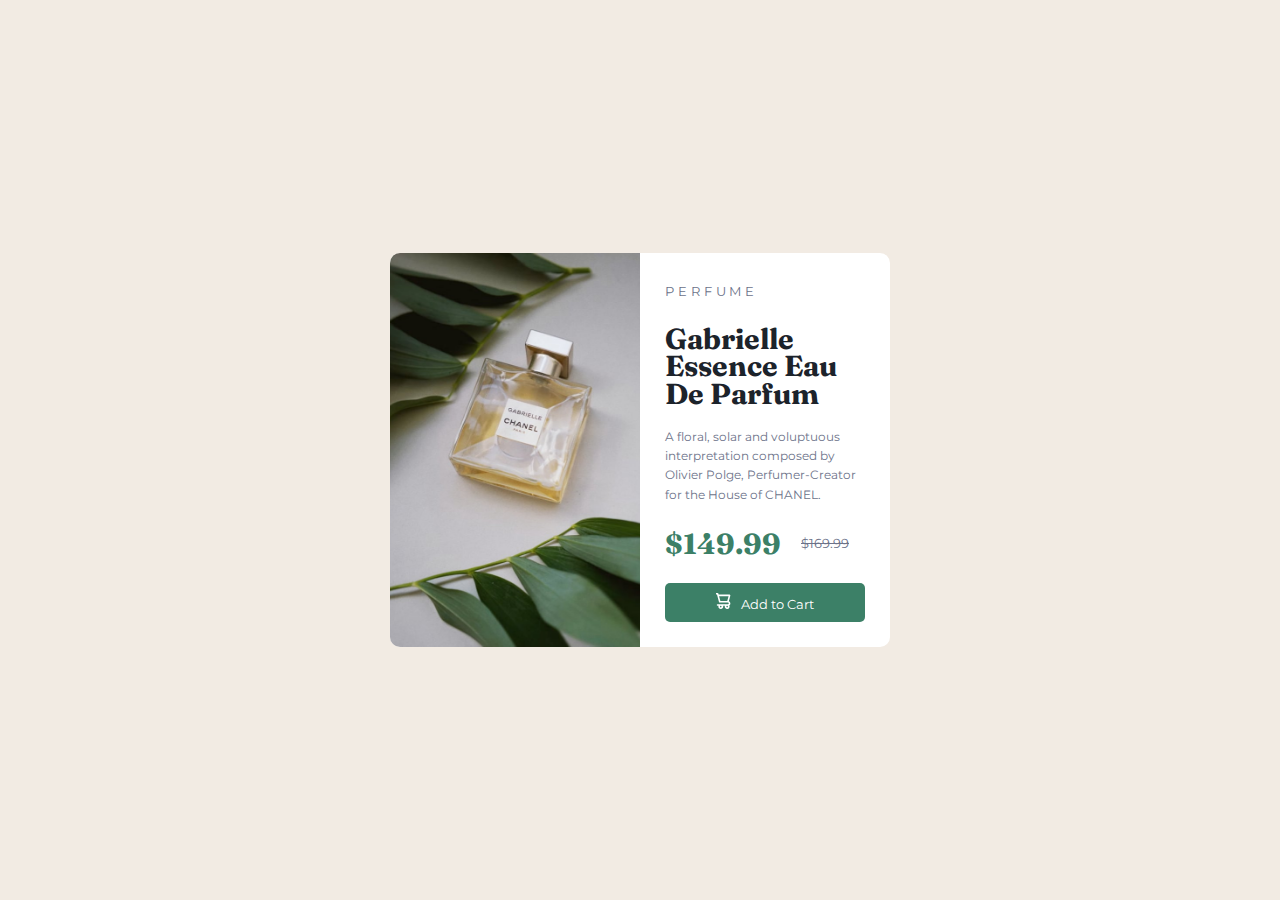
<file: product-preview-card-component/index.html>
<!DOCTYPE html>
<html lang="en">
  <head>
    <meta charset="UTF-8" />
    <meta name="viewport" content="width=device-width, initial-scale=1.0" />
    <!-- displays site properly based on user's device -->

    <link
      rel="icon"
      type="image/png"
      sizes="32x32"
      href="./images/favicon-32x32.png"
    />

    <title>Product preview card component</title>

    <link rel="stylesheet" href="./styles.css" />
  </head>
  <body>
    <div class="container">
      <div class="card">
        <!-- Left Side -->
        <div class="left">
          <img class="desktop__img" src="./images/image-product-desktop.jpg" alt="perfume-image" />
          <img class="mobile__img" src="./images/image-product-mobile.jpg" alt="perfume-image" />
        </div>

        <!-- Right Side -->
        <div class="right">
          <h3>PERFUME</h3>
          <h2>Gabrielle Essence Eau De Parfum</h2>
          <p>
            A floral, solar and voluptuous interpretation composed by Olivier
            Polge, Perfumer-Creator for the House of CHANEL.
          </p>
          <p class="price">$149.99 <span>$169.99</span></p>
          <button><span><img src="./images/icon-cart.svg" alt="cart-icon"></span>Add to Cart</button>
        </div>
      </div>
    </div>
  </body>
</html>
</file>
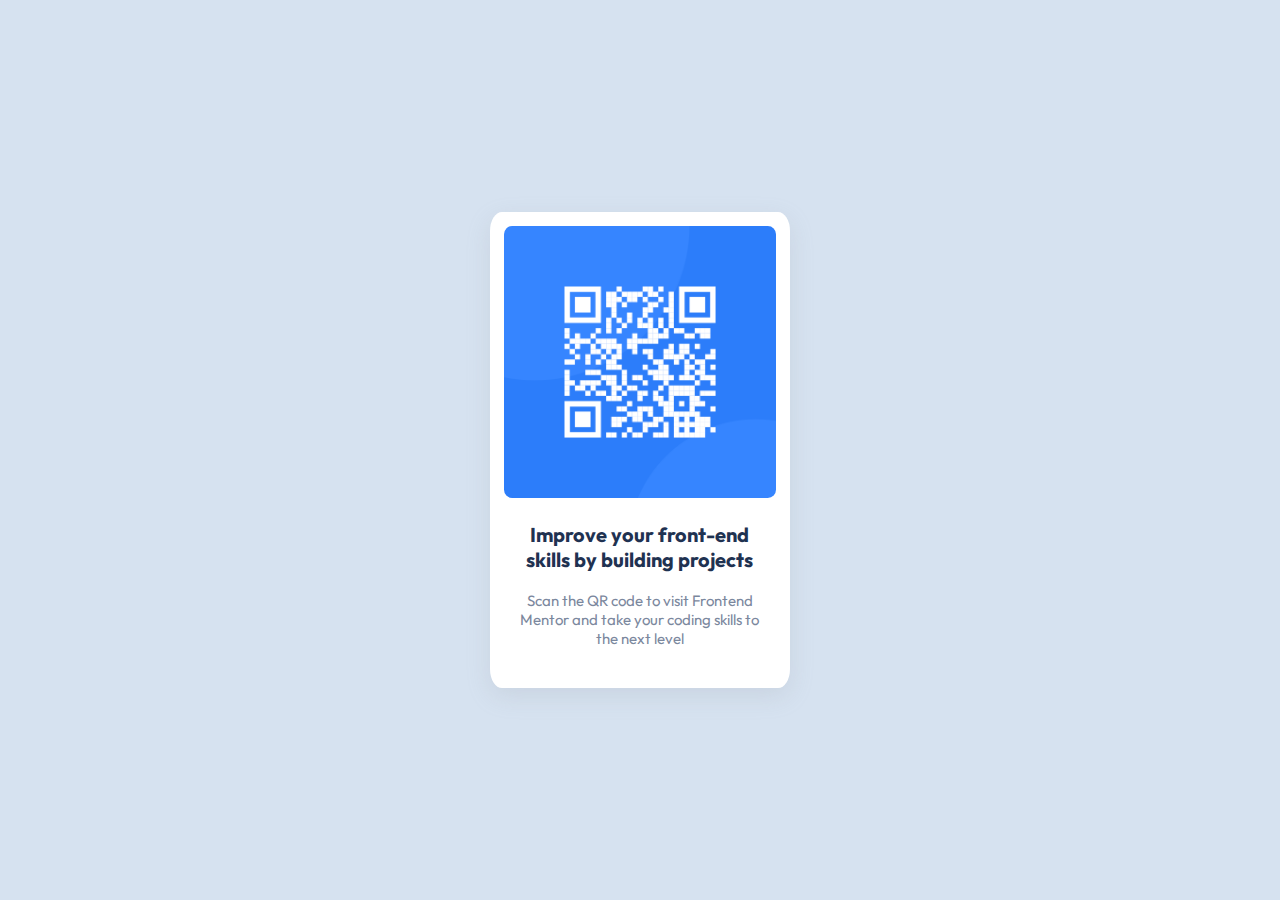
<file: qrcode-main/index.html>
<!DOCTYPE html>
<html lang="en">
  <head>
    <meta charset="UTF-8" />
    <meta name="viewport" content="width=device-width, initial-scale=1.0" />

    <link
      rel="icon"
      type="image/png"
      sizes="32x32"
      href="./images/favicon-32x32.png"
    />

    <title>QR code component</title>
    <link rel="stylesheet" href="./styles.css" />
  </head>
  <body>
    <div class="container">
      <div class="card">
        <img src="./images/image-qr-code.png" alt="qrcode-image" />
        <h4>Improve your front-end skills by building projects</h4>
        <p>
          Scan the QR code to visit Frontend Mentor and take your coding skills
          to the next level
        </p>
      </div>
    </div>
  </body>
</html>
</file>
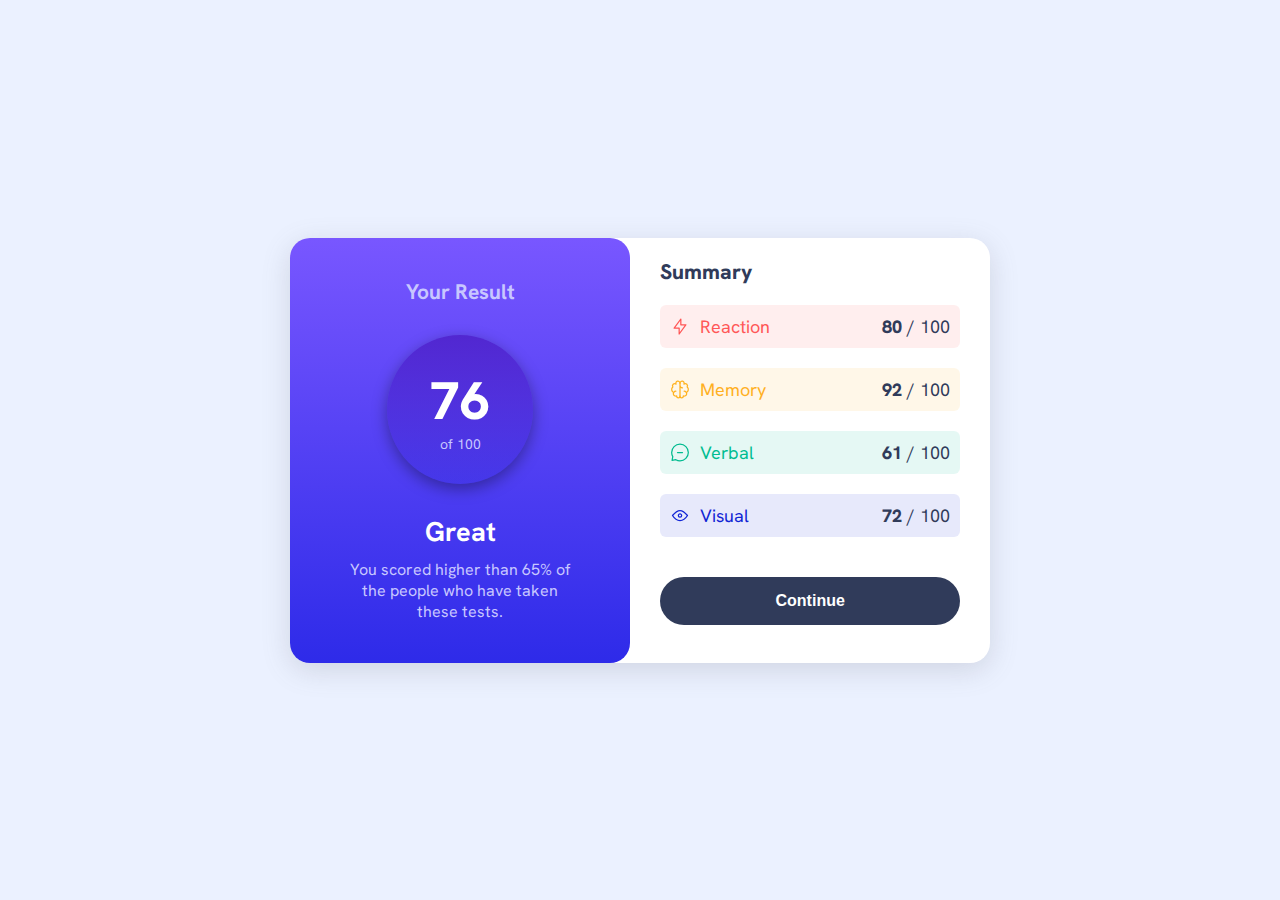
<file: resultssummary-main/index.html>
<!DOCTYPE html>
<html lang="en">
  <head>
    <meta charset="UTF-8" />
    <meta name="viewport" content="width=device-width, initial-scale=1.0" />
    <link
      rel="icon"
      type="image/png"
      sizes="32x32"
      href="./assets/images/favicon-32x32.png"
    />
    <title>Results summary component</title>
    <link rel="stylesheet" href="./styles.css" />
  </head>
  <body>
    <div class="container">
      <div class="card">
        <!-- Left Side -->
        <div class="left">
          <h3>Your Result</h3>
          <div class="score-container">
          <p class="score"><span>76</span><br />of 100</p>
        </div>
          <h2>Great</h2>
          <p>
            You scored higher than 65% of the people who have taken these tests.
          </p>
        </div>

        <!-- Right Side -->
        <div class="right">
          <h3>Summary</h3>
          <div>
            <div class="row">
              <div class="row-section-left">
                <img src="./assets/images/icon-reaction.svg" alt="icon-reaction" />
                <p>Reaction</p>
              </div>
              <div class="row-section-right">
                <p><span>80</span> / 100</p>
              </div>
            </div>
            <div class="row">
              <div class="row-section-left">
                <img src="./assets/images/icon-memory.svg" alt="icon-memory" />
                <p>Memory</p>
              </div>
              <div class="row-section-right">
                <p><span>92</span> / 100</p>
              </div>
            </div>
            <div class="row">
              <div class="row-section-left">
                <img src="./assets/images/icon-verbal.svg" alt="icon-verbal" />
                <p>Verbal</p>
              </div>
              <div class="row-section-right">
                <p><span>61</span> / 100</p>
              </div>
            </div>
            <div class="row">
              <div class="row-section-left">
                <img src="./assets/images/icon-visual.svg" alt="icon-visual" />
                <p>Visual</p>
              </div>
              <div class="row-section-right">
                <p><span>72</span> / 100</p>
              </div>
            </div>
          </div>
          <button>Continue</button>
        </div>
      </div>
    </div>
  </body>
</html>
</file>
<file: product-preview-card-component/styles.css>
@import url('https://fonts.googleapis.com/css2?family=Fraunces:wght@700&family=Montserrat:wght@500;700&display=swap');

:root{
    --Darkcyan: hsl(158, 36%, 37%);
    --Cream: hsl(30, 38%, 92%);
    --DarkBlue: hsl(212, 21%, 14%);
    --GrayBlue: hsl(228, 12%, 48%);
}

* {
    margin: 0;
    padding: 0;
    box-sizing: border-box;
}

body {
    font-family: "Montserrat", sans-serif;
    font-size: 14px;
}

.container{
    background-color: var(--Cream);
    display: flex;
    justify-content: center;
    align-items: center;
    min-height: 100vh;
}

.card {
    background-color: white;
    width: 500px;
    height: auto;
    display: flex;
    border-radius: 10px;
}

.left {
    width: 50%;
}

.left .desktop__img {
    width: 100%;
    height: 100%;
    object-fit: cover;
    border-top-left-radius: 10px;
    border-bottom-left-radius: 10px;
}

.left .mobile__img {
    display: none;
}

.right {
    width: 50%;
    display: flex;
    flex-direction: column;
    gap: 20px;
    padding: 25px;
    line-height: 1.7rem;
}

.right > h3 {
    color: var(--GrayBlue);
    font-weight: 400;
    letter-spacing: 0.3em;
    font-size: 13px;
}

.right > h2 {
    font-family: "Fraunces";
    font-weight: bold;
    font-size: 1.8rem;
    color: var(--DarkBlue);
}

.right > p {
    font-size: 12px;
    color: var(--GrayBlue);
    line-height: 1.2rem;
}

.right .price {
    font-family: "Fraunces";
    font-weight: bold;
    font-size: 1.8rem;
    color: var(--Darkcyan);
    display: flex;
    margin-top: 10px;
}

.right .price > span {
    font-family: "Montserrat", sans-serif;
    font-size: 0.8rem;
    margin-left: 20px;
    color: var(--GrayBlue);
    text-decoration: line-through;
    font-weight: normal;
}

.right > button {
    width: 100%;
    margin: auto;
    margin-top: 10px;
    background-color: var(--Darkcyan);
    padding: 10px 10px;
    border-radius: 5px;
    border: none;
    color: white;
    font-size: 13px;
    font-family: "Montserrat", sans-serif;
}

.right > button > span {
    margin-right: 10px;
}

@media screen and (max-width: 375px){
    .card {
        margin: 20px;
        display: block;
    }

    .left {
        width: 100%;
    }

    .left .desktop__img {
        display: none;
    }

    .left .mobile__img {
        display: block;
        width: 100%;
        height: 100%;
        object-fit: cover;
        border-top-left-radius: 8px;
        border-top-right-radius: 8px;
        border-bottom-left-radius: 0;
        background: url('./images/image-product-mobile.jpg');
    }

    .right {
        width: 100%;
        gap: 15px;
    }

    .right > p {
        font-size: 13px;
    }

    .right > button {
        padding: 15px 10px;
    }
}
</file>
<file: qrcode-main/styles.css>
@import url("https://fonts.googleapis.com/css2?family=Outfit:wght@400;700&display=swap");

:root {
  --lightGray: hsl(212, 45%, 89%);
  --grayishBlue: hsl(220, 15%, 55%);
  --darkBlue: hsl(218, 44%, 22%);
}

* {
  margin: 0;
  padding: 0;
  box-sizing: border-box;
}

body {
  font-family: "Outfit", sans-serif;
  background-color: var(--lightGray);
  font-size: 15px;
}

.container {
  min-height: 100vh;
  display: flex;
  justify-content: center;
  align-items: center;
}

.card {
  background-color: white;
  text-align: center;
  padding: 14px;
  width: 300px;
  padding-bottom: 40px;
  border-radius: 4%;
  box-shadow: rgba(149, 157, 165, 0.2) 0px 8px 24px;
}

.card > img{
  width: 100%;
  border-radius: 3%;
  margin-bottom: 1.2rem;
}

.card > h4{
  color: var(--darkBlue);
  font-size: 20px;
  width: 90%;
  margin: auto;
  margin-bottom: 1.2rem;
}

.card > p{
  width: 90%;
  margin: auto;
  color: var(--grayishBlue)
}
</file>
<file: resultssummary-main/styles.css>
@import url("https://fonts.googleapis.com/css2?family=Hanken+Grotesk:wght@500;700;800&display=swap");

:root {
  --Violetbluecr: rgba(78, 33, 202, 0.863);
  --Persianbluecr: hsla(241, 72%, 46%, 0.205);
  --Lightslatebluebg: hsl(252, 100%, 67%);
  --Lightroyalbluebg: hsl(241, 81%, 54%);
}

* {
  margin: 0;
  padding: 0;
  box-sizing: border-box;
}

body {
  font-family: "Hanken Grotesk", sans-serif;
  font-size: 18px;
  background-color: hsl(221, 100%, 96%);
}

.container {
  min-height: 100vh;
  display: flex;
  align-items: center;
  justify-content: center;
}

.card {
  display: flex;
  justify-content: space-evenly;
  background-color: white;
  border-radius: 20px;
  width: 700px;
  height: 425px;
  box-shadow: rgba(100, 100, 111, 0.2) 0px 7px 29px 0px;
}

.left {
  text-align: center;
  width: 50%;
  background-image: linear-gradient(
    var(--Lightslatebluebg),
    var(--Lightroyalbluebg)
  );
  padding: 30px;
  border-radius: 20px;
}

.left > h3 {
  color: hsl(241, 100%, 89%);
  margin: 10px 0 30px 0;
}

.score-container {
  box-shadow: rgba(0, 0, 0, 0.35) 0px 5px 15px;
  border-radius: 50%;
  width: 52%;
  padding: 31px;
  margin: 20px auto;
  background-image: linear-gradient(var(--Violetbluecr), var(--Persianbluecr));
}

.score {
  color: hsl(241, 100%, 89%);
  font-size: 14px;
}

.score > span {
  color: white;
  font-size: 3.3rem;
  font-weight: 800;
}

.left > h2 {
  color: white;
  margin: 30px 0 10px 0;
}

.left > h2 + p {
  width: 80%;
  margin: auto;
  color: hsl(241, 100%, 89%);
  font-size: 16px;
}

.right {
  width: 50%;
  padding: 20px;
  margin: 0 10px;
}

.right > h3 {
  color: hsl(224, 30%, 27%);
  font-weight: 800;
  margin-bottom: 10px;
}

.row {
  display: flex;
  justify-content: space-between;
  align-items: center;
  padding: 0 10px;
  border-radius: 6px;
  margin: 20px 0;
}

.row:nth-child(1) {
  background-color: hsla(0, 100%, 67%, 10%);
  color: hsl(0, 100%, 67%);
}

.row:nth-child(2) {
  background-color: hsla(39, 100%, 56%, 10%);
  color: hsl(39, 100%, 56%);
}

.row:nth-child(3) {
  background-color: hsla(166, 100%, 37%, 10%);
  color: hsl(166, 100%, 37%);
}

.row:nth-child(4) {
  background-color: hsla(234, 85%, 45%, 10%);
  color: hsl(234, 85%, 45%);
}

.row-section-left {
  display: flex;
  gap: 10px;
  margin: 10px 0;
}

.row-section-right {
  color: hsl(224, 30%, 27%);
}

.row-section-right > p > span {
  font-weight: 800;
}

.right button {
  margin-top: 20px;
  width: 100%;
  border-radius: 30px;
  border: none;
  padding: 15px;
  background-color: hsl(224, 30%, 27%);
  color: white;
  font-size: 16px;
  font-weight: 600;
}

@media only screen and (max-width: 375px) {
  .container {
    align-items: baseline;
    background-color: white;
  }

  .card {
    display: block;
  }

  .left {
    width: 100%;
    height: 100%;
    margin: auto;
    box-shadow: none;
    height: 400px;
  }

  .left > h2 + p {
    width: 90%;
    margin: auto;
    color: hsl(241, 100%, 89%);
    font-size: 16px;
  }

  .right {
    width: 100%;
    margin: auto;
    background-color: white;
  }

  .row {
    padding: 10px 15px;
    margin: 15px 0;
  }

  .right button {
    margin-top: 10px;
    padding: 18px 20px;
  }
}
</file>
